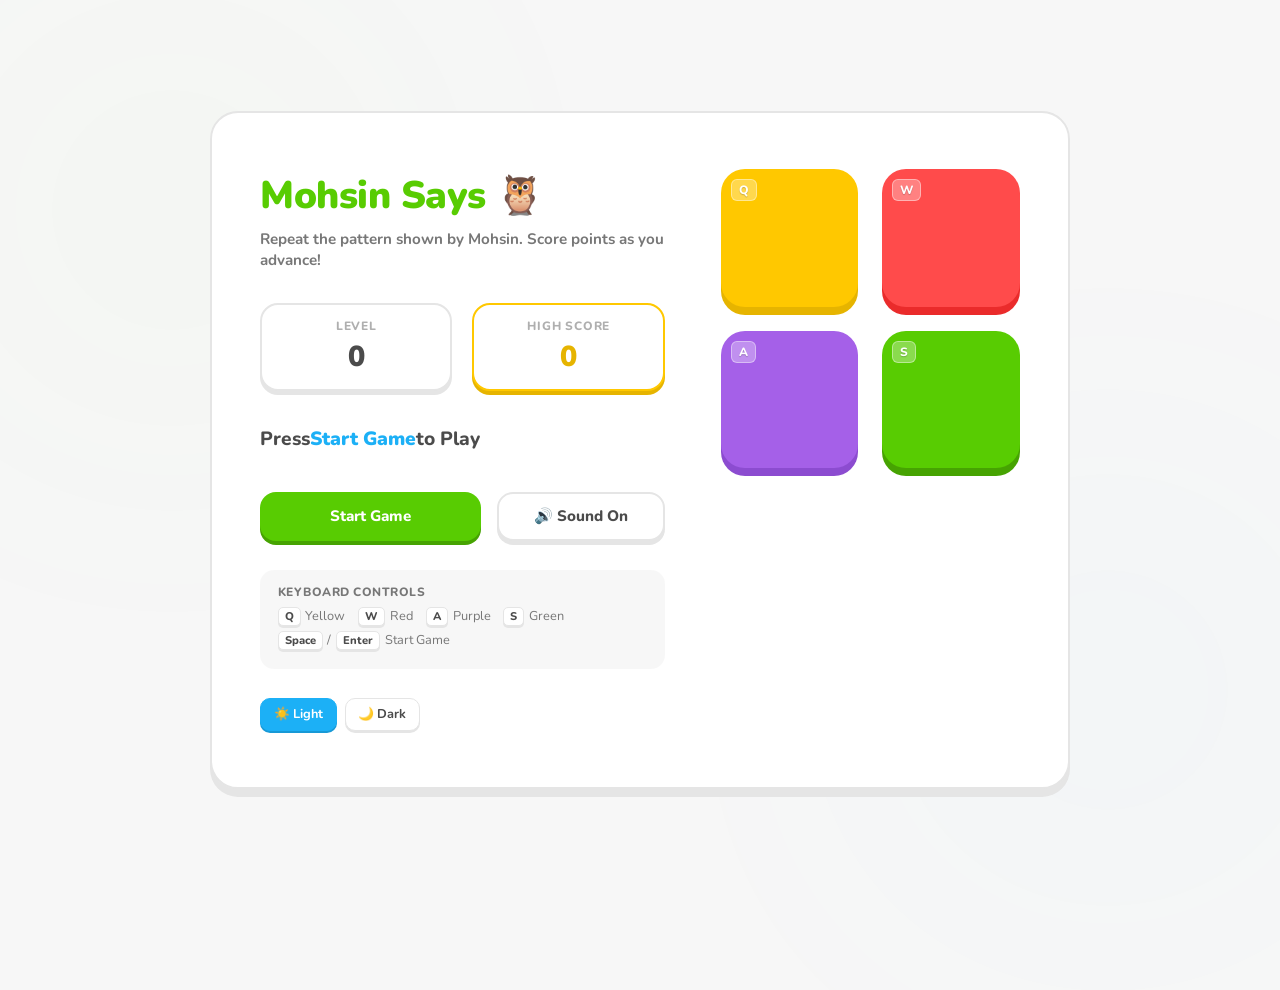
<file: index.html>
<!DOCTYPE html>
<html lang="en">
<head>
    <meta charset="UTF-8">
    <meta name="viewport" content="width=device-width, initial-scale=1.0">
    <title>Mohsin Says 🎮 | Duolingo Edition</title>
    <link rel="preconnect" href="https://fonts.googleapis.com">
    <link rel="preconnect" href="https://fonts.gstatic.com" crossorigin>
    <link href="https://fonts.googleapis.com/css2?family=Nunito:wght@400;600;700;800;900&display=swap" rel="stylesheet">
    <link rel="stylesheet" href="mohsinsays.css">
    
    <!-- App Icons and PWA Manifest -->
    <link rel="icon" type="image/png" href="icon.png">
    <link rel="apple-touch-icon" href="apple-touch-icon.png">
    <link rel="manifest" href="manifest.json">
    <meta name="theme-color" content="#58cc02">
    <meta name="apple-mobile-web-app-capable" content="yes">
    <meta name="apple-mobile-web-app-status-bar-style" content="black-translucent">
</head>
<body>
    <div class="bg-glow glow-1"></div>
    <div class="bg-glow glow-2"></div>

    <div class="game-container" id="game-container">
        <!-- Left Side: Controls & Info -->
        <div class="game-info-side">
            <header>
                <h1>Mohsin Says 🦉</h1>
                <p class="tagline">Repeat the pattern shown by Mohsin. Score points as you advance!</p>
            </header>

            <div class="scoreboard">
                <div class="score-card">
                    <span class="score-label">LEVEL</span>
                    <span class="score-val" id="level-val">0</span>
                </div>
                <div class="score-card highlight">
                    <span class="score-label">HIGH SCORE</span>
                    <span class="score-val" id="high-score-val">0</span>
                </div>
            </div>

            <h2 id="status-text">Press <span class="accent">Start Game</span> to Play</h2>

            <div class="control-panel">
                <button id="start-btn" class="action-btn start">Start Game</button>
                <button id="sound-btn" class="action-btn sound-toggle">
                    <span id="sound-icon">🔊</span> <span id="sound-text">Sound On</span>
                </button>
            </div>

            <!-- Keyboard guide (visible on desktop) -->
            <div class="keyboard-guide">
                <p>Keyboard Controls</p>
                <div class="key-badges">
                    <span><kbd>Q</kbd> Yellow</span>
                    <span><kbd>W</kbd> Red</span>
                    <span><kbd>A</kbd> Purple</span>
                    <span><kbd>S</kbd> Green</span>
                </div>
                <div class="key-badges-row">
                    <span><kbd>Space</kbd> / <kbd>Enter</kbd> Start Game</span>
                </div>
            </div>

            <!-- Theme selector -->
            <div class="theme-selector">
                <button class="theme-btn active" data-theme="light" aria-label="Light mode">☀️ Light</button>
                <button class="theme-btn" data-theme="dark" aria-label="Dark mode">🌙 Dark</button>
            </div>
        </div>

        <!-- Right Side: Colored Pads -->
        <div class="game-board-side">
            <div class="btn-container">
                <button class="btn yellow" id="yellow" aria-label="Yellow pad">
                    <span class="key-hint">Q</span>
                </button>
                <button class="btn red" id="red" aria-label="Red pad">
                    <span class="key-hint">W</span>
                </button>
                <button class="btn purple" id="purple" aria-label="Purple pad">
                    <span class="key-hint">A</span>
                </button>
                <button class="btn green" id="green" aria-label="Green pad">
                    <span class="key-hint">S</span>
                </button>
            </div>
        </div>
    </div>

    <script src="mohsinsays.js"></script>
</body>
</html>
</file>
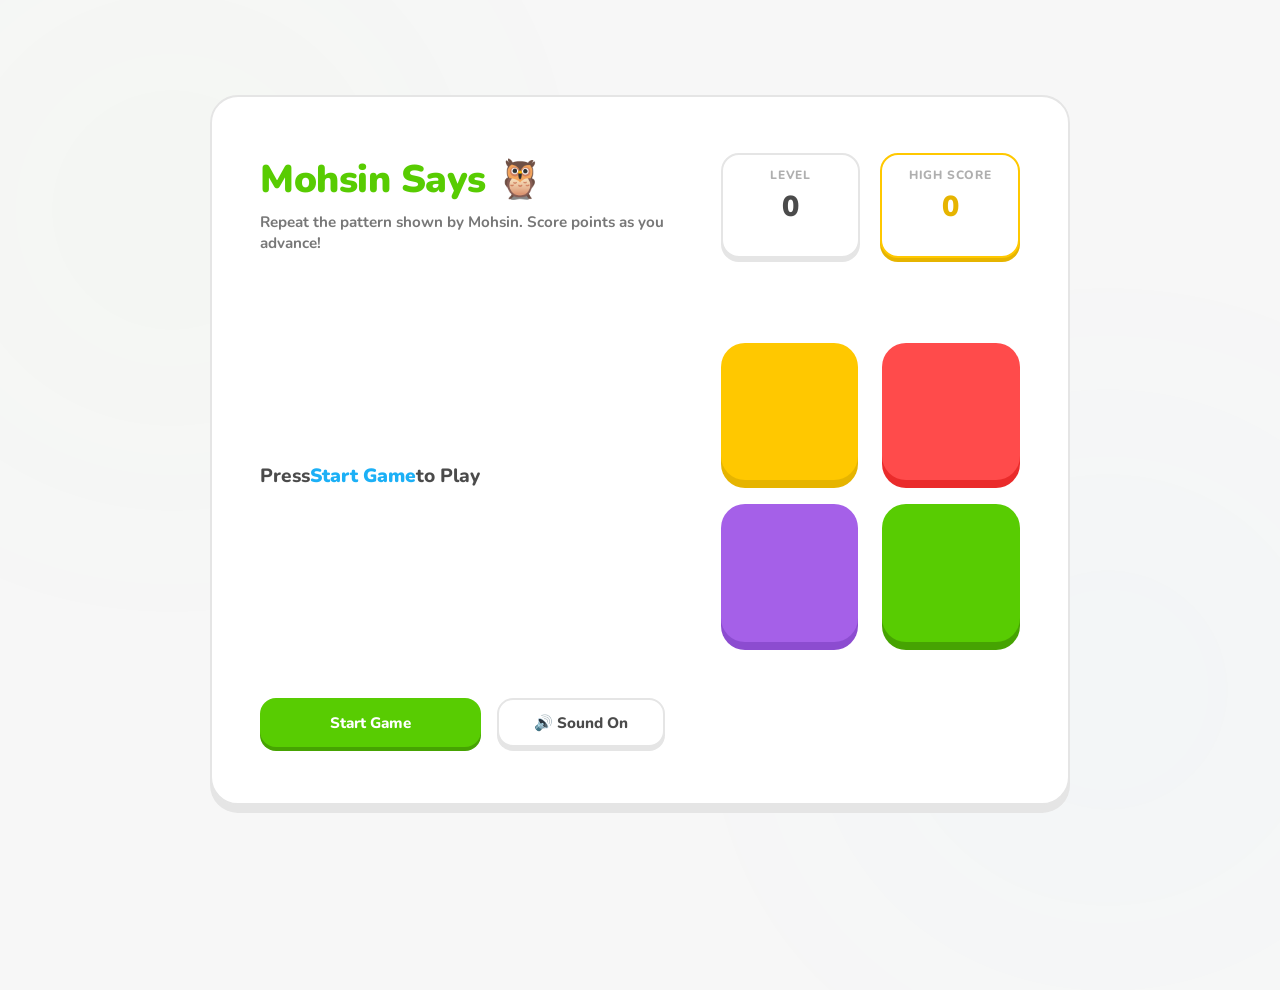
<file: mohsinsays.html>
<!DOCTYPE html>
<html lang="en">
<head>
    <meta charset="UTF-8">
    <meta name="viewport" content="width=device-width, initial-scale=1.0">
    <title>Mohsin Says 🎮 | Duolingo Edition</title>
    <link rel="preconnect" href="https://fonts.googleapis.com">
    <link rel="preconnect" href="https://fonts.gstatic.com" crossorigin>
    <link href="https://fonts.googleapis.com/css2?family=Nunito:wght@400;600;700;800;900&display=swap" rel="stylesheet">
    <link rel="stylesheet" href="mohsinsays.css">
</head>
<body>
    <div class="bg-glow glow-1"></div>
    <div class="bg-glow glow-2"></div>

    <div class="game-container" id="game-container">
        <header>
            <h1>Mohsin Says 🦉</h1>
            <p class="tagline">Repeat the pattern shown by Mohsin. Score points as you advance!</p>
        </header>

        <div class="scoreboard">
            <div class="score-card">
                <span class="score-label">LEVEL</span>
                <span class="score-val" id="level-val">0</span>
            </div>
            <div class="score-card highlight">
                <span class="score-label">HIGH SCORE</span>
                <span class="score-val" id="high-score-val">0</span>
            </div>
        </div>

        <h2 id="status-text">Press <span class="accent">Start Game</span> to Play</h2>

        <div class="btn-container">
            <button class="btn yellow" id="yellow" aria-label="Yellow pad"></button>
            <button class="btn red" id="red" aria-label="Red pad"></button>
            <button class="btn purple" id="purple" aria-label="Purple pad"></button>
            <button class="btn green" id="green" aria-label="Green pad"></button>
        </div>

        <div class="control-panel">
            <button id="start-btn" class="action-btn start">Start Game</button>
            <button id="sound-btn" class="action-btn sound-toggle">
                <span id="sound-icon">🔊</span> <span id="sound-text">Sound On</span>
            </button>
        </div>
    </div>

    <script src="mohsinsays.js"></script>
</body>
</html>
</file>
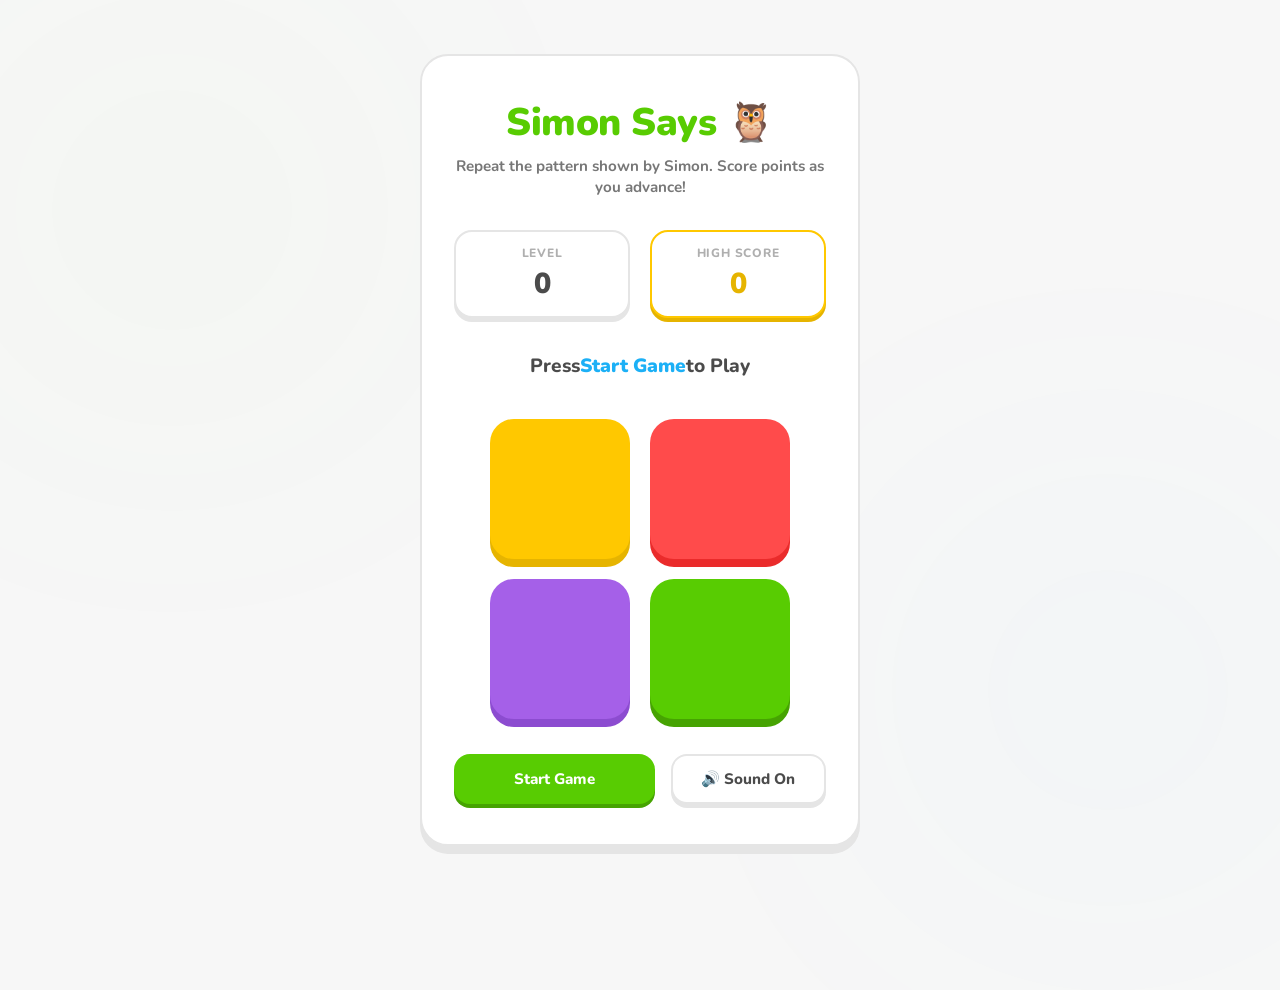
<file: simon.html>
<!DOCTYPE html>
<html lang="en">
<head>
    <meta charset="UTF-8">
    <meta name="viewport" content="width=device-width, initial-scale=1.0">
    <title>Simon Says 🎮 | Duolingo Edition</title>
    <link rel="preconnect" href="https://fonts.googleapis.com">
    <link rel="preconnect" href="https://fonts.gstatic.com" crossorigin>
    <link href="https://fonts.googleapis.com/css2?family=Nunito:wght@400;600;700;800;900&display=swap" rel="stylesheet">
    <link rel="stylesheet" href="simon.css">
</head>
<body>
    <div class="bg-glow glow-1"></div>
    <div class="bg-glow glow-2"></div>

    <div class="game-container" id="game-container">
        <header>
            <h1>Simon Says 🦉</h1>
            <p class="tagline">Repeat the pattern shown by Simon. Score points as you advance!</p>
        </header>

        <div class="scoreboard">
            <div class="score-card">
                <span class="score-label">LEVEL</span>
                <span class="score-val" id="level-val">0</span>
            </div>
            <div class="score-card highlight">
                <span class="score-label">HIGH SCORE</span>
                <span class="score-val" id="high-score-val">0</span>
            </div>
        </div>

        <h2 id="status-text">Press <span class="accent">Start Game</span> to Play</h2>

        <div class="btn-container">
            <button class="btn yellow" id="yellow" aria-label="Yellow pad"></button>
            <button class="btn red" id="red" aria-label="Red pad"></button>
            <button class="btn purple" id="purple" aria-label="Purple pad"></button>
            <button class="btn green" id="green" aria-label="Green pad"></button>
        </div>

        <div class="control-panel">
            <button id="start-btn" class="action-btn start">Start Game</button>
            <button id="sound-btn" class="action-btn sound-toggle">
                <span id="sound-icon">🔊</span> <span id="sound-text">Sound On</span>
            </button>
        </div>
    </div>

    <script src="simon.js"></script>
</body>
</html>
</file>
<file: mohsinsays.css>
:root {
    --color-green: #58cc02;
    --color-green-shadow: #46a302;
    
    --color-red: #ff4b4b;
    --color-red-shadow: #ea2b2b;
    
    --color-blue: #1cb0f6;
    --color-blue-shadow: #1899d6;
    
    --color-yellow: #ffc800;
    --color-yellow-shadow: #e6b400;
    
    --color-purple: #a560e8;
    --color-purple-shadow: #8c4cd0;
    
    --color-grey: #e5e5e5;
    --color-grey-shadow: #afafaf;

    --bg-body: #f7f7f7;
    --bg-card: #ffffff;
    --text-primary: #4b4b4b;
    --text-secondary: #777777;
    --text-light: #afafaf;
    --border-color: #e5e5e5;
    --card-shadow: 0 8px 0 var(--border-color);
    --score-shadow: 0 4px 0 var(--border-color);
}

/* Dark Theme overrides */
body.theme-dark {
    --bg-body: #0b0f19;
    --bg-card: #151f32;
    --text-primary: #f3f4f6;
    --text-secondary: #9ca3af;
    --text-light: #6b7280;
    --border-color: #1f2937;
    --card-shadow: 0 8px 0 #0d1420;
    --score-shadow: 0 4px 0 #0d1420;
}

* {
    margin: 0;
    padding: 0;
    box-sizing: border-box;
    font-family: 'Nunito', sans-serif;
    -webkit-font-smoothing: antialiased;
}

body {
    min-height: 100vh;
    min-height: 100dvb;
    background-color: var(--bg-body);
    color: var(--text-primary);
    display: flex;
    justify-content: center;
    align-items: center;
    position: relative;
    overflow-x: hidden;
    padding: 1.5rem;
    transition: background-color 0.3s ease, color 0.3s ease;
}

/* Dynamic moving mesh background for Dark theme */
body.theme-dark::before {
    content: '';
    position: absolute;
    inset: 0;
    background: radial-gradient(circle at 20% 30%, rgba(88, 204, 2, 0.08) 0%, transparent 40%),
                radial-gradient(circle at 80% 70%, rgba(28, 176, 246, 0.08) 0%, transparent 45%);
    z-index: -2;
    pointer-events: none;
}

.bg-glow {
    position: absolute;
    width: 600px;
    height: 600px;
    border-radius: 50%;
    filter: blur(160px);
    opacity: 0.06;
    z-index: -1;
    pointer-events: none;
    animation: float-bg 20s infinite alternate ease-in-out;
}

body.theme-dark .bg-glow {
    opacity: 0.15;
}

.glow-1 {
    background: radial-gradient(circle, var(--color-green) 0%, transparent 70%);
    top: -10%;
    left: -10%;
}

.glow-2 {
    background: radial-gradient(circle, var(--color-blue) 0%, transparent 70%);
    bottom: -10%;
    right: -10%;
    animation-delay: -10s;
}

@keyframes float-bg {
    0% { transform: translate(0, 0) scale(1); }
    100% { transform: translate(50px, 30px) scale(1.1); }
}

.game-container {
    width: 100%;
    background: var(--bg-card);
    border: 2px solid var(--border-color);
    border-radius: 28px;
    box-shadow: var(--card-shadow);
    z-index: 10;
    transition: all 0.3s cubic-bezier(0.4, 0, 0.2, 1);
}

header h1 {
    font-size: 2.4rem;
    font-weight: 900;
    color: var(--color-green);
    margin-bottom: 0.4rem;
    letter-spacing: -0.5px;
}

body.theme-dark header h1 {
    color: #7bf01e;
    text-shadow: 0 0 15px rgba(88, 204, 2, 0.2);
}

header .tagline {
    font-size: 0.95rem;
    color: var(--text-secondary);
    margin-bottom: 2rem;
    font-weight: 700;
    line-height: 1.4;
}

.scoreboard {
    display: flex;
    gap: 1.25rem;
    margin-bottom: 1.8rem;
}

.score-card {
    flex: 1;
    background: var(--bg-card);
    border: 2px solid var(--border-color);
    border-radius: 18px;
    padding: 0.8rem 1rem;
    display: flex;
    flex-direction: column;
    align-items: center;
    box-shadow: var(--score-shadow);
    transition: all 0.3s ease;
}

.score-card.highlight {
    border-color: var(--color-yellow);
    box-shadow: 0 4px 0 var(--color-yellow-shadow);
}

body.theme-dark .score-card.highlight {
    box-shadow: 0 4px 0 var(--color-yellow-shadow), 0 0 10px rgba(255, 200, 0, 0.15);
}

.score-label {
    font-size: 0.75rem;
    color: var(--text-light);
    letter-spacing: 0.8px;
    font-weight: 800;
    margin-bottom: 0.2rem;
}

.score-val {
    font-size: 1.8rem;
    font-weight: 900;
    color: var(--text-primary);
}

.score-card.highlight .score-val {
    color: var(--color-yellow-shadow);
}

body.theme-dark .score-card.highlight .score-val {
    color: var(--color-yellow);
}

h2 {
    font-size: 1.2rem;
    font-weight: 800;
    color: var(--text-primary);
    margin-bottom: 2rem;
    min-height: 2.5rem;
    display: flex;
    align-items: center;
    justify-content: center;
    line-height: 1.4;
}

h2 .accent {
    color: var(--color-blue);
    font-weight: 900;
}

.btn-container {
    display: grid;
    grid-template-columns: repeat(2, minmax(110px, 140px));
    gap: 1.25rem;
    justify-content: center;
}

.btn {
    aspect-ratio: 1;
    border-radius: 24px;
    border: none;
    cursor: pointer;
    position: relative;
    outline: none;
    transition: transform 0.1s cubic-bezier(0.175, 0.885, 0.32, 1.275), box-shadow 0.1s ease, filter 0.1s ease;
}

.yellow {
    background-color: var(--color-yellow);
    box-shadow: 0 8px 0 var(--color-yellow-shadow);
}

.red {
    background-color: var(--color-red);
    box-shadow: 0 8px 0 var(--color-red-shadow);
}

.purple {
    background-color: var(--color-purple);
    box-shadow: 0 8px 0 var(--color-purple-shadow);
}

.green {
    background-color: var(--color-green);
    box-shadow: 0 8px 0 var(--color-green-shadow);
}

.btn:hover {
    filter: brightness(1.08);
    transform: scale(1.02);
}

.btn:active, .btn.userflash {
    transform: translateY(8px) scale(0.98);
    box-shadow: 0 0px 0 transparent !important;
}

.flash {
    filter: brightness(1.3);
    transform: translateY(4px);
}

/* Giddy light glows for Dark theme button flashes */
body.theme-dark .yellow.flash {
    box-shadow: 0 0 25px var(--color-yellow);
}
body.theme-dark .red.flash {
    box-shadow: 0 0 25px var(--color-red);
}
body.theme-dark .purple.flash {
    box-shadow: 0 0 25px var(--color-purple);
}
body.theme-dark .green.flash {
    box-shadow: 0 0 25px var(--color-green);
}

/* Key Hints */
.key-hint {
    position: absolute;
    top: 10px;
    left: 10px;
    background: rgba(255, 255, 255, 0.3);
    color: white;
    font-size: 0.75rem;
    font-weight: 800;
    padding: 2px 7px;
    border-radius: 6px;
    border: 1px solid rgba(255, 255, 255, 0.4);
    pointer-events: none;
    text-shadow: 0 1px 1px rgba(0, 0, 0, 0.2);
}

body.theme-dark .key-hint {
    background: rgba(0, 0, 0, 0.3);
    border-color: rgba(255, 255, 255, 0.15);
}

.control-panel {
    display: flex;
    gap: 1rem;
}

.action-btn {
    padding: 0.8rem 1.6rem;
    border-radius: 16px;
    font-size: 0.95rem;
    font-weight: 800;
    cursor: pointer;
    border: none;
    outline: none;
    transition: transform 0.1s, box-shadow 0.1s, background-color 0.2s;
}

.action-btn.start {
    background-color: var(--color-green);
    color: white;
    box-shadow: 0 4px 0 var(--color-green-shadow);
    flex: 1.5;
}

.action-btn.start:hover {
    filter: brightness(1.05);
}

.action-btn.start:active {
    transform: translateY(4px);
    box-shadow: 0 0 0 transparent;
}

.action-btn.sound-toggle {
    background-color: var(--bg-card);
    color: var(--text-primary);
    border: 2px solid var(--border-color);
    box-shadow: 0 4px 0 var(--border-color);
    flex: 1;
}

.action-btn.sound-toggle:hover {
    background-color: #f1f1f1;
}

body.theme-dark .action-btn.sound-toggle:hover {
    background-color: #1e2d4a;
}

.action-btn.sound-toggle:active {
    transform: translateY(4px);
    box-shadow: 0 0 0 transparent;
}

.mohsin-turn-active {
    pointer-events: none;
}

/* Keyboard Guide */
.keyboard-guide {
    margin-top: 1.8rem;
    padding: 0.9rem 1.1rem;
    background: rgba(0, 0, 0, 0.03);
    border-radius: 14px;
    font-size: 0.8rem;
    color: var(--text-secondary);
}

body.theme-dark .keyboard-guide {
    background: rgba(255, 255, 255, 0.03);
}

.keyboard-guide p {
    font-weight: 800;
    margin-bottom: 0.4rem;
    text-transform: uppercase;
    font-size: 0.75rem;
    letter-spacing: 0.5px;
}

.key-badges, .key-badges-row {
    display: flex;
    gap: 0.8rem;
    flex-wrap: wrap;
    margin-bottom: 0.3rem;
}

.key-badges span, .key-badges-row span {
    display: inline-flex;
    align-items: center;
    gap: 0.3rem;
}

kbd {
    background-color: var(--bg-card);
    border: 1px solid var(--border-color);
    border-radius: 5px;
    box-shadow: 0 2px 0 var(--border-color);
    color: var(--text-primary);
    display: inline-block;
    font-size: 0.7rem;
    font-weight: 800;
    line-height: 1;
    padding: 3px 6px;
    white-space: nowrap;
}

/* Theme Selector */
.theme-selector {
    display: flex;
    gap: 0.5rem;
    margin-top: 1.8rem;
}

.theme-btn {
    padding: 0.4rem 0.8rem;
    border-radius: 10px;
    font-size: 0.8rem;
    font-weight: 700;
    cursor: pointer;
    border: 1px solid var(--border-color);
    background: var(--bg-card);
    color: var(--text-primary);
    box-shadow: 0 2px 0 var(--border-color);
    transition: all 0.1s ease;
    outline: none;
}

.theme-btn:active {
    transform: translateY(2px);
    box-shadow: 0 0 0 transparent !important;
}

.theme-btn.active {
    border-color: var(--color-blue);
    background: var(--color-blue);
    color: white;
    box-shadow: 0 2px 0 var(--color-blue-shadow);
}

.game-over-shake {
    animation: shake 0.5s cubic-bezier(.36,.07,.19,.97) both;
}

@keyframes shake {
    10%, 90% { transform: translate3d(-1px, 0, 0); }
    20%, 80% { transform: translate3d(2px, 0, 0); }
    30%, 50%, 70% { transform: translate3d(-4px, 0, 0); }
    40%, 60% { transform: translate3d(4px, 0, 0); }
}

.red-flash-bg {
    animation: red-screen 0.3s ease-out;
}

@keyframes red-screen {
    0% { background-color: var(--bg-body); }
    30% { background-color: rgba(255, 75, 75, 0.25); }
    100% { background-color: var(--bg-body); }
}

/* ==========================================
   Responsive & Adaptive Layouts
   ========================================== */

/* Desktop view (Side-by-side Layout) */
@media (min-width: 769px) {
    .game-container {
        max-width: 860px;
        display: grid;
        grid-template-columns: 1.15fr 0.85fr;
        gap: 3.5rem;
        padding: 3.5rem 3rem;
        text-align: left;
    }
    
    .game-info-side {
        display: flex;
        flex-direction: column;
        justify-content: space-between;
        height: 100%;
    }
    
    .scoreboard {
        justify-content: flex-start;
    }
    
    h2 {
        justify-content: flex-start;
        text-align: left;
    }
    
    .control-panel {
        justify-content: flex-start;
    }
    
    .btn-container {
        gap: 1.5rem;
    }
}

/* Mobile & Tablet layout (Stacked Layout) */
@media (max-width: 768px) {
    .game-container {
        max-width: 440px;
        display: flex;
        flex-direction: column;
        gap: 1.5rem;
        padding: 2.2rem 1.6rem;
        text-align: center;
    }
    
    .game-info-side {
        display: flex;
        flex-direction: column;
        align-items: center;
    }
    
    .scoreboard {
        width: 100%;
        justify-content: center;
    }
    
    h2 {
        justify-content: center;
        text-align: center;
        margin-bottom: 1.5rem;
    }
    
    .control-panel {
        width: 100%;
        justify-content: center;
        margin-bottom: 0.5rem;
    }
    
    /* Hide keyboard helpers on touch devices */
    .keyboard-guide {
        display: none;
    }
    
    .key-hint {
        display: none;
    }
    
    .theme-selector {
        margin-top: 1rem;
        justify-content: center;
    }
}

/* Tiny mobile viewports */
@media (max-width: 480px) {
    body {
        padding: 1rem;
    }
    
    .game-container {
        padding: 1.8rem 1.2rem;
        border-radius: 24px;
    }
    
    header h1 {
        font-size: 2.1rem;
    }
    
    header .tagline {
        font-size: 0.85rem;
        margin-bottom: 1.5rem;
    }
    
    .btn-container {
        grid-template-columns: repeat(2, minmax(100px, 120px));
        gap: 0.8rem;
    }
    
    .scoreboard {
        gap: 0.8rem;
        margin-bottom: 1.2rem;
    }
    
    .score-card {
        padding: 0.6rem 0.8rem;
        border-radius: 14px;
    }
    
    .score-val {
        font-size: 1.5rem;
    }
    
    h2 {
        font-size: 1.1rem;
        min-height: 2rem;
        margin-bottom: 1.2rem;
    }
}
</file>
<file: simon.css>
:root {
    --color-green: #58cc02;
    --color-green-shadow: #46a302;
    
    --color-red: #ff4b4b;
    --color-red-shadow: #ea2b2b;
    
    --color-blue: #1cb0f6;
    --color-blue-shadow: #1899d6;
    
    --color-yellow: #ffc800;
    --color-yellow-shadow: #e6b400;
    
    --color-purple: #a560e8;
    --color-purple-shadow: #8c4cd0;
    
    --color-grey: #e5e5e5;
    --color-grey-shadow: #afafaf;

    --bg-body: #f7f7f7;
    --bg-card: #ffffff;
    --text-primary: #4b4b4b;
    --text-secondary: #777777;
    --text-light: #afafaf;
    --border-color: #e5e5e5;
}

* {
    margin: 0;
    padding: 0;
    box-sizing: border-box;
    font-family: 'Nunito', sans-serif;
    -webkit-font-smoothing: antialiased;
}

body {
    min-height: 100vh;
    background-color: var(--bg-body);
    color: var(--text-primary);
    display: flex;
    justify-content: center;
    align-items: center;
    position: relative;
    overflow-x: hidden;
    padding: 1.5rem;
}

.bg-glow {
    position: absolute;
    width: 600px;
    height: 600px;
    border-radius: 50%;
    filter: blur(160px);
    opacity: 0.06;
    z-index: -1;
    pointer-events: none;
    animation: float-bg 20s infinite alternate ease-in-out;
}

.glow-1 {
    background: radial-gradient(circle, var(--color-green) 0%, transparent 70%);
    top: -10%;
    left: -10%;
}

.glow-2 {
    background: radial-gradient(circle, var(--color-blue) 0%, transparent 70%);
    bottom: -10%;
    right: -10%;
    animation-delay: -10s;
}

@keyframes float-bg {
    0% { transform: translate(0, 0) scale(1); }
    100% { transform: translate(50px, 30px) scale(1.1); }
}

.game-container {
    width: 100%;
    max-width: 440px;
    background: var(--bg-card);
    border: 2px solid var(--border-color);
    border-radius: 28px;
    padding: 2.5rem 2rem;
    box-shadow: 0 8px 0 var(--border-color);
    text-align: center;
    z-index: 10;
}

header h1 {
    font-size: 2.4rem;
    font-weight: 900;
    color: var(--color-green);
    margin-bottom: 0.4rem;
    letter-spacing: -0.5px;
}

header .tagline {
    font-size: 0.95rem;
    color: var(--text-secondary);
    margin-bottom: 2rem;
    font-weight: 700;
    line-height: 1.4;
}

.scoreboard {
    display: flex;
    justify-content: center;
    gap: 1.25rem;
    margin-bottom: 1.8rem;
}

.score-card {
    flex: 1;
    background: var(--bg-card);
    border: 2px solid var(--border-color);
    border-radius: 18px;
    padding: 0.8rem 1rem;
    display: flex;
    flex-direction: column;
    align-items: center;
    box-shadow: 0 4px 0 var(--border-color);
}

.score-card.highlight {
    border-color: var(--color-yellow);
    box-shadow: 0 4px 0 var(--color-yellow-shadow);
}

.score-label {
    font-size: 0.75rem;
    color: var(--text-light);
    letter-spacing: 0.8px;
    font-weight: 800;
    margin-bottom: 0.2rem;
}

.score-val {
    font-size: 1.8rem;
    font-weight: 900;
    color: var(--text-primary);
}

.score-card.highlight .score-val {
    color: var(--color-yellow-shadow);
}

h2 {
    font-size: 1.2rem;
    font-weight: 800;
    color: var(--text-primary);
    margin-bottom: 2rem;
    min-height: 2.5rem;
    display: flex;
    align-items: center;
    justify-content: center;
    line-height: 1.4;
}

h2 .accent {
    color: var(--color-blue);
    font-weight: 900;
}

.btn-container {
    display: grid;
    grid-template-columns: repeat(2, minmax(110px, 140px));
    gap: 1.25rem;
    justify-content: center;
    margin-bottom: 2.2rem;
}

.btn {
    aspect-ratio: 1;
    border-radius: 24px;
    border: none;
    cursor: pointer;
    position: relative;
    outline: none;
    transition: transform 0.1s ease, box-shadow 0.1s ease;
}

.yellow {
    background-color: var(--color-yellow);
    box-shadow: 0 8px 0 var(--color-yellow-shadow);
}

.red {
    background-color: var(--color-red);
    box-shadow: 0 8px 0 var(--color-red-shadow);
}

.purple {
    background-color: var(--color-purple);
    box-shadow: 0 8px 0 var(--color-purple-shadow);
}

.green {
    background-color: var(--color-green);
    box-shadow: 0 8px 0 var(--color-green-shadow);
}

.btn:hover {
    filter: brightness(1.05);
}

.btn:active, .btn.userflash {
    transform: translateY(8px);
    box-shadow: 0 0px 0 transparent;
}

.flash {
    filter: brightness(1.25);
    transform: translateY(4px);
    box-shadow: 0 4px 0 rgba(0, 0, 0, 0.15);
}

.control-panel {
    display: flex;
    justify-content: center;
    gap: 1rem;
}

.action-btn {
    padding: 0.8rem 1.6rem;
    border-radius: 16px;
    font-size: 0.95rem;
    font-weight: 800;
    cursor: pointer;
    border: none;
    outline: none;
    transition: transform 0.1s, box-shadow 0.1s;
}

.action-btn.start {
    background-color: var(--color-green);
    color: white;
    box-shadow: 0 4px 0 var(--color-green-shadow);
    flex: 1.5;
}

.action-btn.start:hover {
    filter: brightness(1.05);
}

.action-btn.start:active {
    transform: translateY(4px);
    box-shadow: 0 0 0 transparent;
}

.action-btn.sound-toggle {
    background-color: var(--bg-card);
    color: var(--text-primary);
    border: 2px solid var(--border-color);
    box-shadow: 0 4px 0 var(--border-color);
    flex: 1;
}

.action-btn.sound-toggle:hover {
    background-color: #f1f1f1;
}

.action-btn.sound-toggle:active {
    transform: translateY(4px);
    box-shadow: 0 0 0 transparent;
}

.simon-turn-active {
    pointer-events: none;
}

.game-over-shake {
    animation: shake 0.5s cubic-bezier(.36,.07,.19,.97) both;
}

@keyframes shake {
    10%, 90% { transform: translate3d(-1px, 0, 0); }
    20%, 80% { transform: translate3d(2px, 0, 0); }
    30%, 50%, 70% { transform: translate3d(-4px, 0, 0); }
    40%, 60% { transform: translate3d(4px, 0, 0); }
}

.red-flash-bg {
    animation: red-screen 0.3s ease-out;
}

@keyframes red-screen {
    0% { background-color: var(--bg-body); }
    30% { background-color: rgba(255, 75, 75, 0.25); }
    100% { background-color: var(--bg-body); }
}

@media (max-width: 480px) {
    .game-container {
        padding: 2rem 1.25rem;
    }
    
    header h1 {
        font-size: 2rem;
    }
    
    .btn-container {
        grid-template-columns: repeat(2, minmax(100px, 120px));
        gap: 1rem;
    }
    
    .scoreboard {
        gap: 0.8rem;
    }
    
    .score-val {
        font-size: 1.5rem;
    }
}
</file>
